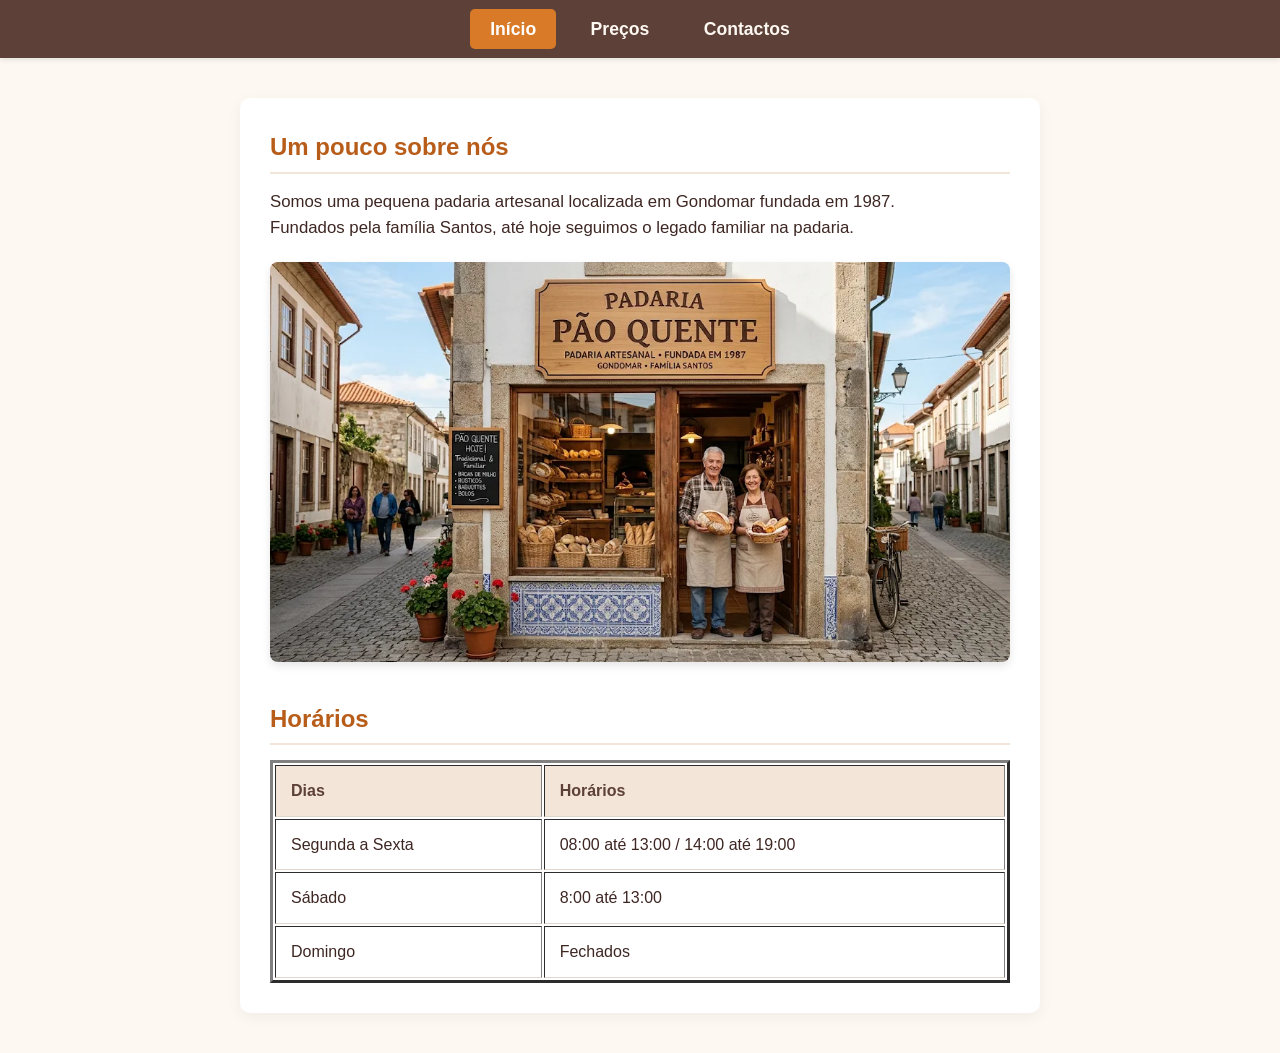
<file: index.html>
<!DOCTYPE html>
<html lang="pt">
<head>
    <meta charset="UTF-8">
    <meta name="viewport" content="width=device-width, initial-scale=1.0">
    <title>Padaria Pão Quente</title>
    <link rel="stylesheet" href="css/style.css">
</head>
<body>
    <header>
        <nav>
            <a href="index.html" class="ativo">Início</a>
            <a href="preco.html">Preços</a>
            <a href="contactos.html">Contactos</a>
        </nav>
    </header>
    
    <main>
    <h2>Um pouco sobre nós</h2>
    <p>Somos uma pequena padaria artesanal localizada em Gondomar fundada em 1987.<br>Fundados pela família Santos, até hoje seguimos o legado familiar na padaria.</p>
    <img src="imagens\padaria.jpeg">
    <h2>Horários</h2>
    <table border="3" cellpadding="6">
        <thead><tr><th>Dias</th><th>Horários</th></tr></thead>
        <tbody>
            <tr><td>Segunda a Sexta</td><td>08:00 até 13:00 / 14:00 até 19:00</td></tr>
            <tr><td>Sábado</td><td>8:00 até 13:00</td></tr>
            <tr><td>Domingo</td><td>Fechados</td></tr>
        </tbody>
    </table>
    </main>
    <script src="js/script.js"></script>
</body>
</html>
</file>
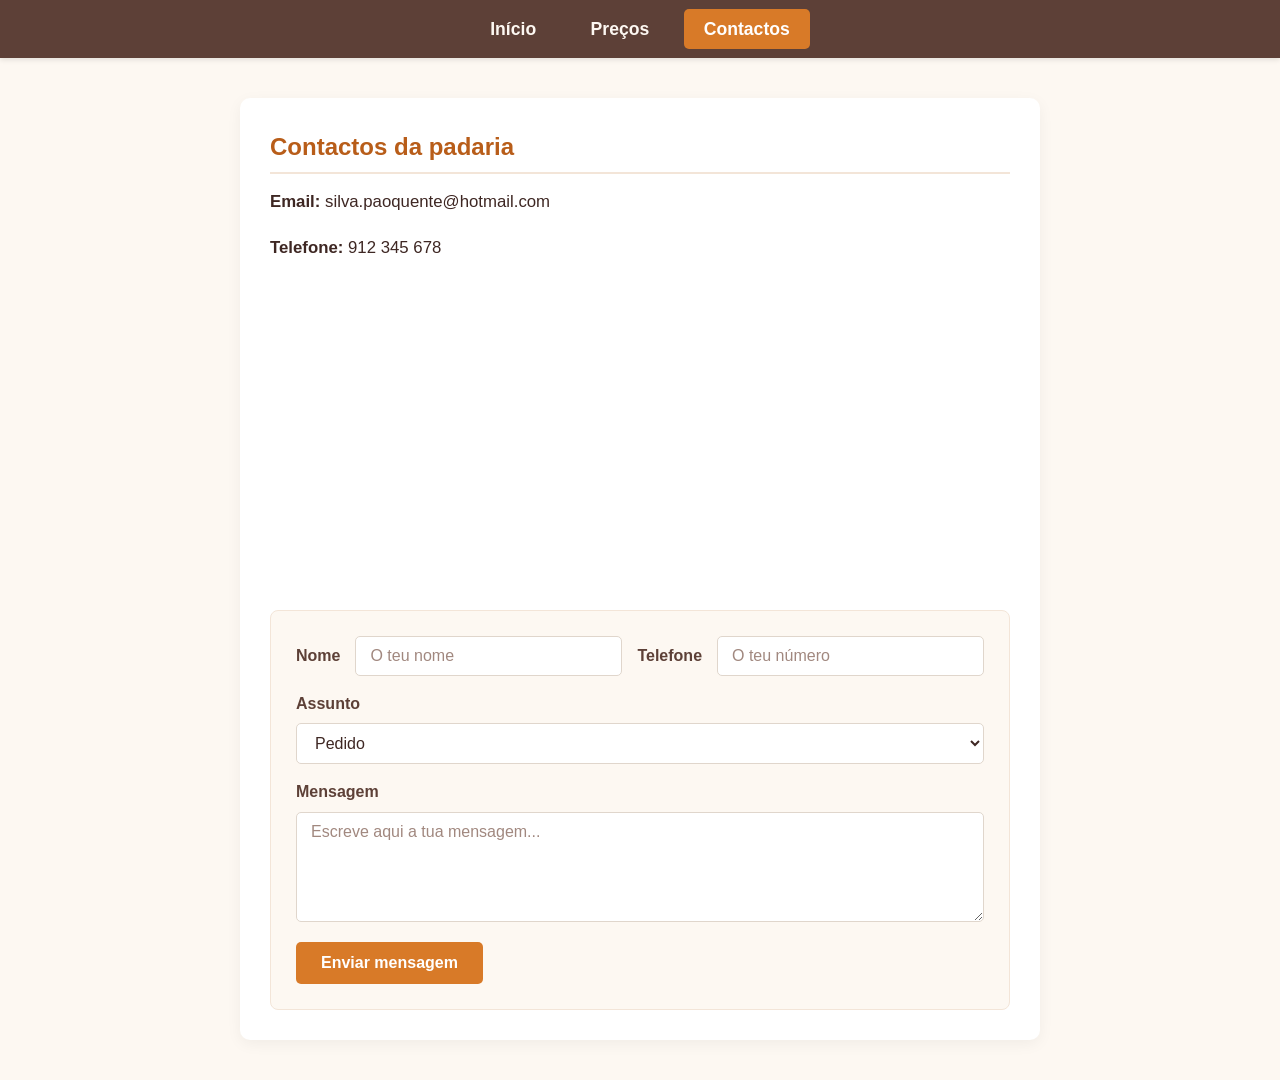
<file: contactos.html>
<!DOCTYPE html>
<html lang="pt">
<head>
    <meta charset="UTF-8">
    <meta name="viewport" content="width=device-width, initial-scale=1.0">
    <title>Padaria Pão Quente</title>
    <link rel="stylesheet" href="css/style.css">
</head>
<body>
    <header>
        <nav>
            <a href="index.html">Início</a>
            <a href="preco.html">Preços</a>
            <a href="contactos.html" class="ativo">Contactos</a>
        </nav>
    </header>
    
    <main>
    <h2>Contactos da padaria</h2>
    <p><strong>Email: </strong>silva.paoquente@hotmail.com</p>
    <p><strong>Telefone: </strong>912 345 678</p>
    <iframe
    src="https://www.google.com/maps?q=Escola+Secund%C3%A1ria+de+Gondomar,+Gondomar,+Porto&output=embed"
    width="738"
    height="300"
    style="border:0;"
    allowfullscreen
    loading="lazy"
    referrerpolicy="no-referrer-when-downgrade"
    title="Padaria Pão Quente">
</iframe>
    <form id="formContacto" class="reveal" onsubmit="enviarFormulario(event)">
        <label for="nome">Nome</label>
        <input type="text" id="nome" name="nome" placeholder="O teu nome" required>
        <label for="telefone">Telefone</label>
        <input type="telefone" id="telefone" name="telefone" placeholder="O teu número" required>
        <label for="assunto">Assunto</label>
        <select id="assunto" name="assunto">
          <option>Pedido</option>
          <option>Informação</option>
        </select>
        <label for="mensagem">Mensagem</label>
        <textarea id="mensagem" name="mensagem" rows="4" placeholder="Escreve aqui a tua mensagem..." required></textarea>

        <button type="submit">Enviar mensagem</button>
    </form>
    </main>
    <script src="js/script.js"></script>
</body>
</html>
</file>
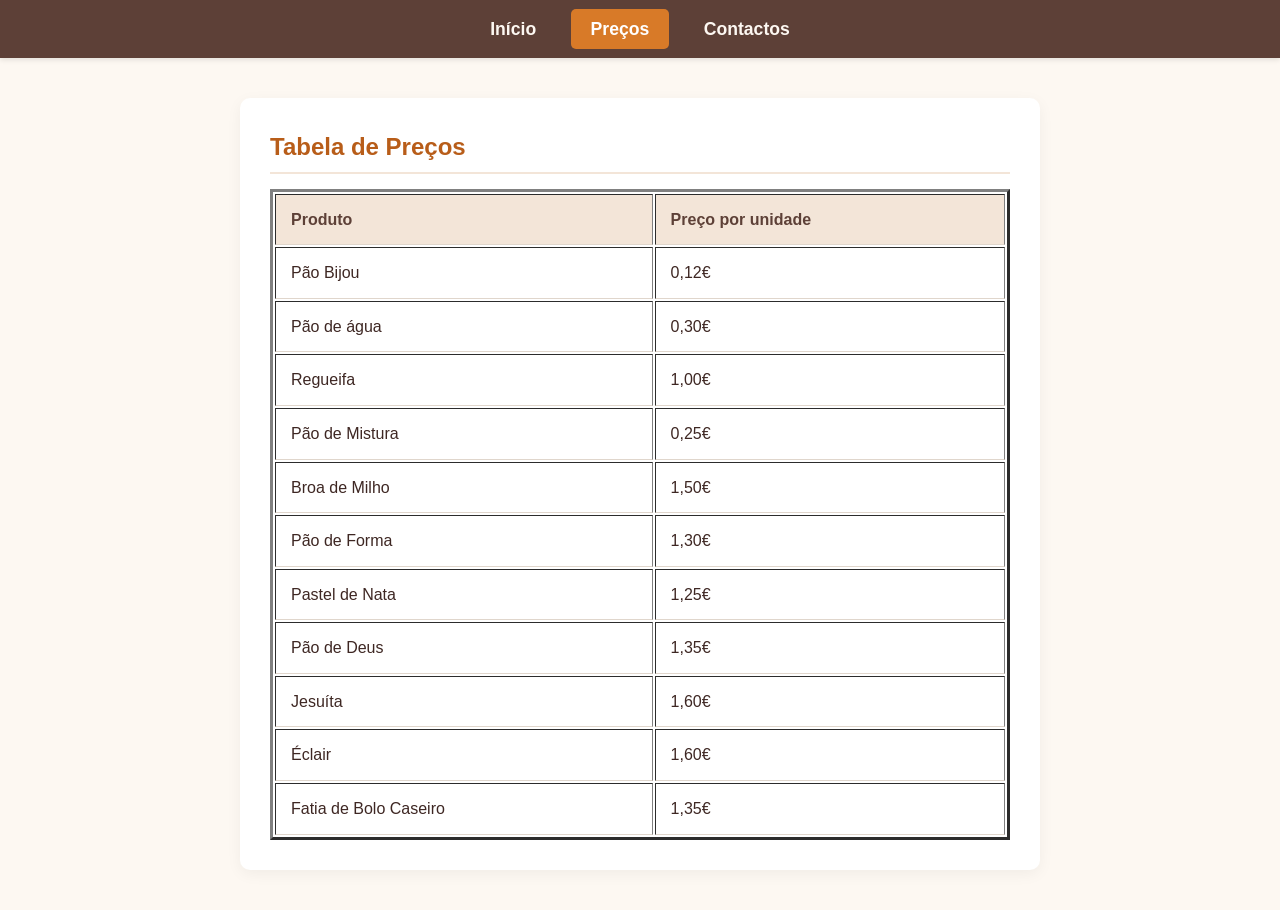
<file: preco.html>
<!DOCTYPE html>
<html lang="pt">
<head>
    <meta charset="UTF-8">
    <meta name="viewport" content="width=device-width, initial-scale=1.0">
    <title>Padaria Pão Quente</title>
    <link rel="stylesheet" href="css/style.css">
</head>
<body>
    <header>
        <nav>
            <a href="index.html">Início</a>
            <a href="preco.html" class="ativo">Preços</a>
            <a href="contactos.html">Contactos</a>
        </nav>
    </header>
    <main>
    <h2>Tabela de Preços</h2>
    <table border="3" cellpadding="6">
        <thead><tr><th>Produto</th><th>Preço por unidade</th></tr></thead>
        <tbody>
            <tr><td>Pão Bijou</td><td>0,12€</td></tr>
            <tr><td>Pão de água</td><td>0,30€</td></tr>
            <tr><td>Regueifa</td><td>1,00€</td></tr>
            <tr><td>Pão de Mistura</td><td>0,25€</td></tr>
            <tr><td>Broa de Milho</td><td>1,50€</td></tr>
            <tr><td>Pão de Forma</td><td>1,30€</td></tr>
            <tr><td>Pastel de Nata</td><td>1,25€</td></tr>
            <tr><td>Pão de Deus</td><td>1,35€</td></tr>
            <tr><td>Jesuíta</td><td>1,60€</td></tr>
            <tr><td>Éclair</td><td>1,60€</td></tr>
            <tr><td>Fatia de Bolo Caseiro</td><td>1,35€</td></tr>
        </tbody>
    </table>
    </main>
</body>
</html>
</file>
<file: css/style.css>
/* 1. Configurações Gerais */
* {
    margin: 0;
    padding: 0;
    box-sizing: border-box;
}

body {
    font-family: 'Segoe UI', Tahoma, Geneva, Verdana, sans-serif;
    background-color: #fdf8f2; 
    color: #3e2723; 
    line-height: 1.6;
}

/* 2. Cabeçalho e Menu de Navegação */
header {
    background-color: #5d4037;
    padding: 15px 0;
    box-shadow: 0 2px 5px rgba(0,0,0,0.1);
}

nav {
    max-width: 900px;
    margin: 0 auto;
    text-align: center;
}

nav a {
    color: #fdf8f2;
    text-decoration: none;
    font-weight: bold;
    font-size: 1.1rem;
    padding: 10px 20px;
    margin: 0 5px;
    border-radius: 5px;
    transition: background-color 0.3s;
}

/* Efeito ao passar o rato ou na página ativa */
nav a:hover, nav a.ativo {
    background-color: #d87a28;
    color: #ffffff;
}

/* 3. Conteúdo Principal */
main {
    max-width: 800px;
    margin: 40px auto; /* Centra o conteúdo no ecrã */
    padding: 30px;
    background-color: #ffffff;
    border-radius: 10px;
    box-shadow: 0 4px 15px rgba(0,0,0,0.05);
}

h2 {
    color: #b85d19;
    margin-bottom: 15px;
    border-bottom: 2px solid #f3e5d8;
    padding-bottom: 5px;
}

p {
    margin-bottom: 20px;
    font-size: 1.05rem;
}

/* 4. Imagem da Padaria */
img {
    width: 100%;
    max-height: 400px;
    object-fit: cover; /* Evita que a imagem fique esticada */
    border-radius: 8px;
    margin-bottom: 30px;
    box-shadow: 0 4px 8px rgba(0,0,0,0.1);
}

/* 5. Tabela de Horários */
table {
    width: 100%;

    margin-top: 15px;
}

th, td {
    padding: 12px 15px;
    text-align: left;
    border-bottom: 1px solid #e0d6cc;
}

th {
    background-color: #f3e5d8;
    color: #5d4037;
    font-weight: bold;
}

tr:hover {
    background-color: #faf5f0; /* Destaca a linha ao passar o rato */
}

/* 6. Formulário de Contacto */
form {
    display: flex;
    flex-wrap: wrap;
    gap: 15px;
    align-items: center;
    background-color: #fdf8f2;
    padding: 25px;
    border-radius: 8px;
    border: 1px solid #f3e5d8;
    margin-top: 20px;
}

label {
    font-weight: bold;
    color: #5d4037;
    font-size: 1rem;
    /* Obriga "Assunto" e "Mensagem" a começarem numa nova linha */
    flex-basis: 100%; 
    margin-bottom: -8px; /* Aproxima o texto da respetiva caixa */
}

/* Mantém apenas "Nome" e "Telefone" na mesma linha */
label:nth-of-type(1),
label:nth-of-type(2) {
    flex-basis: auto;
    margin-bottom: 0;
}

/* Estilo unificado para caixas de texto, seleção e área de mensagem */
input, select, textarea {
    padding: 10px 14px;
    font-family: inherit;
    font-size: 1rem;
    color: #3e2723;
    background-color: #ffffff;
    border: 1px solid #e0d6cc;
    border-radius: 5px;
    outline: none;
    flex: 1;
    min-width: 150px;
    transition: border-color 0.3s, box-shadow 0.3s;
}

/* Faz com que o select (Assunto) e a textarea (Mensagem) ocupem a linha toda */
select, textarea {
    flex-basis: 100%;
}

textarea {
    min-height: 110px;
    resize: vertical;
}

input::placeholder, textarea::placeholder {
    color: #a1887f;
}

input:focus, select:focus, textarea:focus {
    border-color: #d87a28;
    box-shadow: 0 0 0 3px rgba(216, 122, 40, 0.15);
}

/* Estilo do botão "Enviar mensagem" */
button, input[type="submit"] {
    background-color: #d87a28;
    color: #ffffff;
    font-family: inherit;
    font-weight: bold;
    font-size: 1rem;
    padding: 12px 25px;
    border: none;
    border-radius: 5px;
    cursor: pointer;
    flex: 0 0 auto;
    margin-top: 5px;
    transition: background-color 0.3s;
}

button:hover, input[type="submit"]:hover {
    background-color: #b85d19;
}
</file>
